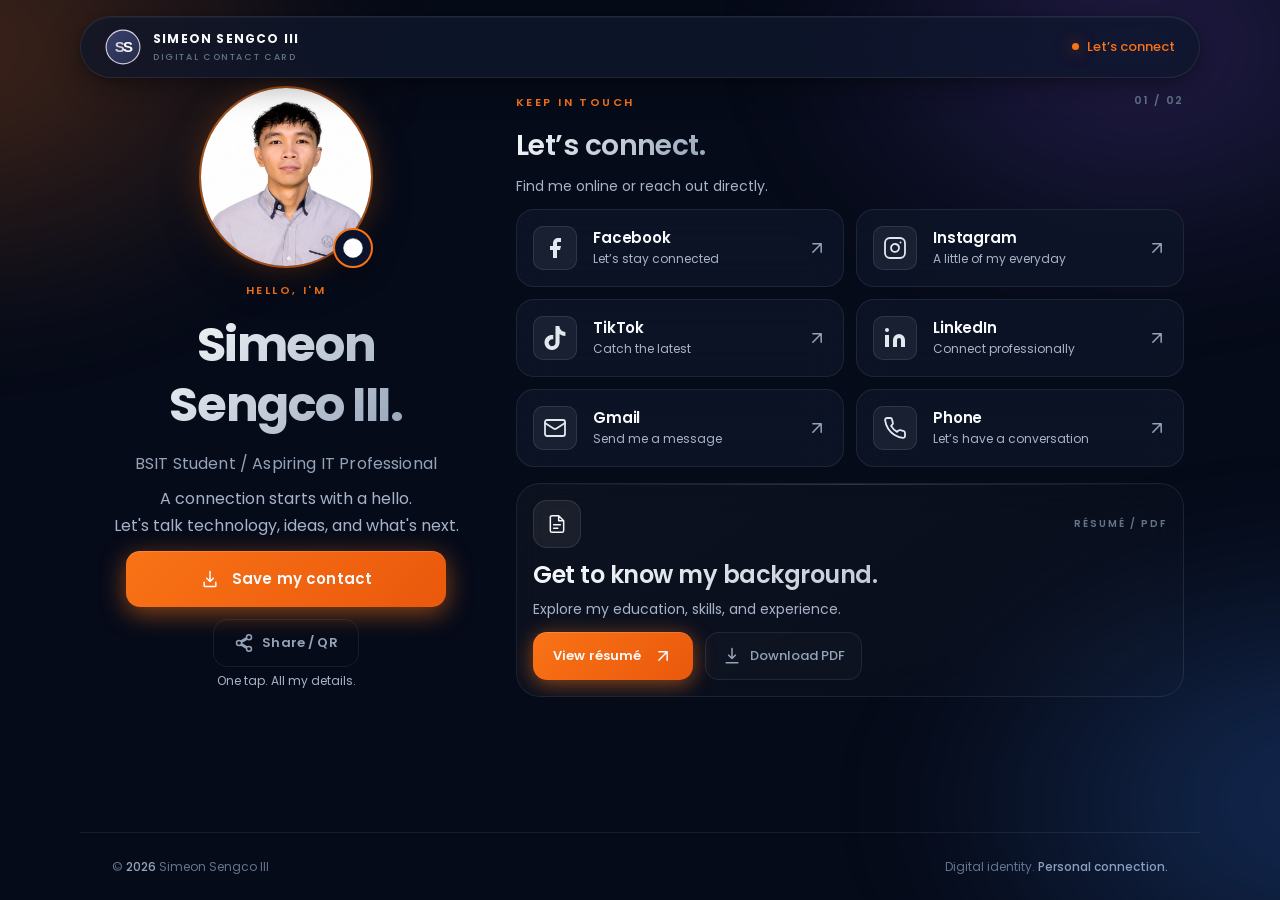
<file: index.html>
<!DOCTYPE html>
<html lang="en">
  <head>
    <meta charset="utf-8">
    <meta name="viewport" content="width=device-width, initial-scale=1, viewport-fit=cover">
    <title>Simeon Sengco III | Digital Contact Card</title>
    <meta name="description" content="Meet Simeon Sengco III, BSIT student and aspiring IT professional. Save my contact, connect with me, or explore my résumé.">
    <meta name="theme-color" content="#191e32">
    <script src="https://tapmo-website.vercel.app/tracking/track-view.js" data-tapmo-client-id="b8a1bd32-32e5-4ee9-bfbb-fa157cf47374" defer></script>
    <meta property="og:title" content="Simeon Sengco III | Digital Contact Card">
    <meta property="og:description" content="Save my contact, connect with me, and explore my résumé.">
    <meta property="og:type" content="profile">
    <link rel="icon" href="assets/ss-logo.svg" type="image/svg+xml">
    <link rel="stylesheet" href="style.css">
    <script src="script.js" defer></script>
  </head>
  <body>
    <a class="skip-link" href="#main-content">Skip to content</a>
    <div class="cursor-spotlight" aria-hidden="true"></div>

    <header class="site-header">
      <a class="brand" href="./" aria-label="Simeon Sengco III home">
        <img src="assets/ss-logo.svg" width="42" height="42" alt="">
        <span>SIMEON SENGCO III<span class="brand-caption">DIGITAL CONTACT CARD</span></span>
      </a>
      <span class="header-note"><span class="status-dot" aria-hidden="true"></span>Let’s connect</span>
    </header>

    <main id="main-content" class="page-width card-layout">
      <!-- Profile and primary contact action. -->
<section class="profile" aria-labelledby="name">
        <div class="portrait-frame">
          <img class="portrait" src="assets/profile.jpg" width="320" height="320" alt="Portrait of Simeon Sengco III in a gray collared uniform shirt" fetchpriority="high">
          <span class="portrait-badge"><img src="assets/ss-logo.svg" width="48" height="48" alt="SS monogram"></span>
        </div>
        <p class="eyebrow">HELLO, I'M</p>
        <h1 id="name">Simeon<br>Sengco <span>III.</span></h1>
        <p class="role">BSIT Student <span aria-hidden="true">/</span> Aspiring IT Professional</p>
        <p class="intro">A connection starts with a hello.<br>Let's talk technology, ideas, and what's next.</p>
        <div class="cta-group">
          <a class="button button-primary" id="save-contact" href="contact.vcf" download="Simeon-Sengco-III.vcf">
            <svg viewBox="0 0 24 24" aria-hidden="true"><path d="M12 3v12m0 0-4-4m4 4 4-4M5 16v4a1 1 0 0 0 1 1h12a1 1 0 0 0 1-1v-4"/></svg>
            Save my contact
          </a>
          <button class="button button-share" id="share-btn" aria-label="Share or show QR code">
            <svg viewBox="0 0 24 24" aria-hidden="true"><path d="M18 16.08c-.76 0-1.44.3-1.96.77L8.91 12.7c.05-.23.09-.46.09-.7s-.04-.47-.09-.7l7.05-4.11c.54.5 1.25.81 2.04.81 1.66 0 3-1.34 3-3s-1.34-3-3-3-3 1.34-3 3c0 .24.04.47.09.7L8.04 9.81C7.5 9.31 6.79 9 6 9c-1.66 0-3 1.34-3 3s1.34 3 3 3c.79 0 1.5-.31 2.04-.81l7.12 4.16c-.05.21-.08.43-.08.65 0 1.61 1.31 2.92 2.92 2.92s2.92-1.31 2.92-2.92-1.31-2.92-2.92-2.92z"/></svg>
            Share / QR
          </button>
        </div>
        <p class="contact-hint">One tap. All my details.</p>
      </section>

      <div class="details">
        <!-- Social profiles and direct contact links work without JavaScript. -->
        <section class="connect-section" aria-labelledby="connect-heading">
          <div class="section-heading">
            <div>
              <p class="eyebrow">KEEP IN TOUCH</p>
              <h2 id="connect-heading">Let’s connect.</h2>
            </div>
            <span class="section-number" aria-hidden="true">01 / 02</span>
          </div>
          <p class="section-description">Find me online or reach out directly.</p>
          <ul class="contact-links">
            <li>
              <a class="contact-link" href="https://www.facebook.com/share/1BsY6Di8kx/?mibextid=wwXIfr" data-social="Facebook" target="_blank" rel="noopener noreferrer">
                <span class="link-icon"><svg class="icon-facebook" viewBox="0 0 24 24" aria-hidden="true"><path d="M18 2h-3a5 5 0 0 0-5 5v3H7v4h3v8h4v-8h3l1-4h-4V7a1 1 0 0 1 1-1h3z"/></svg></span>
                <span class="link-text">
                  <strong>Facebook</strong>
                  <span>Let’s stay connected</span>
                </span>
                <svg class="link-arrow" viewBox="0 0 24 24" aria-hidden="true"><path d="m7 17 10-10M7 7h10v10"/></svg>
              </a>
            </li>
            <li>
              <a class="contact-link" href="https://www.instagram.com/_iamheard?rpxt=dWFkNTNvY3B2eTZp&amp;utm_source=qr" data-social="Instagram" target="_blank" rel="noopener noreferrer">
                <span class="link-icon"><svg viewBox="0 0 24 24" aria-hidden="true"><rect width="20" height="20" x="2" y="2" rx="5"/><path d="M16 11.4A4 4 0 1 1 12.6 8 4 4 0 0 1 16 11.4zM17.5 6.5h.01"/></svg></span>
                <span class="link-text">
                  <strong>Instagram</strong>
                  <span>A little of my everyday</span>
                </span>
                <svg class="link-arrow" viewBox="0 0 24 24" aria-hidden="true"><path d="m7 17 10-10M7 7h10v10"/></svg>
              </a>
            </li>
            <li>
              <a class="contact-link" href="https://www.tiktok.com/@iamheard_06?_r=1&amp;_t=ZS-9AR90Ltiokv" data-social="TikTok" target="_blank" rel="noopener noreferrer">
                <span class="link-icon"><svg class="fill" viewBox="0 0 24 24" aria-hidden="true"><path d="M12.5.02c1.31-.02 2.61-.01 3.91-.02.08 1.53.63 3.09 1.75 4.17 1.12 1.11 2.7 1.62 4.24 1.79v4.03c-1.44-.05-2.89-.35-4.2-.97-.57-.26-1.1-.59-1.62-.93-.01 2.92.01 5.84-.02 8.75-.08 1.4-.54 2.79-1.35 3.94-1.31 1.92-3.58 3.17-5.91 3.21-1.43.08-2.86-.31-4.08-1.03-2.02-1.19-3.44-3.37-3.65-5.71-.02-.5-.03-1-.01-1.49.18-1.9 1.12-3.72 2.58-4.96 1.66-1.44 3.98-2.13 6.15-1.72.02 1.48-.04 2.96-.04 4.44-.99-.32-2.15-.23-3.02.37-.63.41-1.11 1.04-1.36 1.75-.21.51-.15 1.07-.14 1.61.24 1.64 1.82 3.02 3.5 2.87 1.12-.01 2.19-.66 2.77-1.61.19-.33.4-.67.41-1.06.1-1.79.06-3.57.07-5.36.01-4.03-.01-8.05.02-12.07z"/></svg></span>
                <span class="link-text">
                  <strong>TikTok</strong>
                  <span>Catch the latest</span>
                </span>
                <svg class="link-arrow" viewBox="0 0 24 24" aria-hidden="true"><path d="m7 17 10-10M7 7h10v10"/></svg>
              </a>
            </li>
            <li>
              <a class="contact-link" href="https://www.linkedin.com/in/simeon-sengco-084750423?utm_source=share_via&amp;utm_content=profile&amp;utm_medium=member_ios" data-social="LinkedIn" target="_blank" rel="noopener noreferrer">
                <span class="link-icon"><svg class="icon-linkedin" viewBox="0 0 24 24" aria-hidden="true"><path d="M16 8a6 6 0 0 1 6 6v7h-4v-7a2 2 0 0 0-4 0v7h-4v-7a6 6 0 0 1 6-6zM2 9h4v12H2z"/><circle cx="4" cy="4" r="2"/></svg></span>
                <span class="link-text">
                  <strong>LinkedIn</strong>
                  <span>Connect professionally</span>
                </span>
                <svg class="link-arrow" viewBox="0 0 24 24" aria-hidden="true"><path d="m7 17 10-10M7 7h10v10"/></svg>
              </a>
            </li>
            <li>
              <a class="contact-link" href="mailto:sengcosimeon1106@gmail.com">
                <span class="link-icon"><svg viewBox="0 0 24 24" aria-hidden="true"><rect width="20" height="16" x="2" y="4" rx="2"/><path d="m22 7-8.97 5.7a1.94 1.94 0 0 1-2.06 0L2 7"/></svg></span>
                <span class="link-text">
                  <strong>Gmail</strong>
                  <span>Send me a message</span>
                </span>
                <svg class="link-arrow" viewBox="0 0 24 24" aria-hidden="true"><path d="m7 17 10-10M7 7h10v10"/></svg>
              </a>
            </li>
            <li>
              <a class="contact-link" href="tel:+639205600975">
                <span class="link-icon"><svg viewBox="0 0 24 24" aria-hidden="true"><path d="M22 16.9v3a2 2 0 0 1-2.2 2 19.8 19.8 0 0 1-8.6-3.1 19.5 19.5 0 0 1-6-6A19.8 19.8 0 0 1 2.1 4.2 2 2 0 0 1 4.1 2h3a2 2 0 0 1 2 1.7c.1 1 .4 1.9.7 2.8a2 2 0 0 1-.5 2.1L8.1 9.9a16 16 0 0 0 6 6l1.3-1.3a2 2 0 0 1 2.1-.4c.9.3 1.8.6 2.8.7a2 2 0 0 1 1.7 2z"/></svg></span>
                <span class="link-text">
                  <strong>Phone</strong>
                  <span>Let’s have a conversation</span>
                </span>
                <svg class="link-arrow" viewBox="0 0 24 24" aria-hidden="true"><path d="m7 17 10-10M7 7h10v10"/></svg>
              </a>
            </li>
          </ul>
        </section>

        <!-- Local résumé: preview in a new tab or download a copy. -->
        <section class="resume-card" aria-labelledby="resume-heading">
          <div class="resume-topline">
            <span class="document-icon"><svg viewBox="0 0 24 24" aria-hidden="true"><path d="M14 2H6a2 2 0 0 0-2 2v16a2 2 0 0 0 2 2h12a2 2 0 0 0 2-2V8zM14 2v6h6M8 13h8M8 17h5"/></svg></span>
            <span class="file-type">RÉSUMÉ / PDF</span>
          </div>
          <h2 id="resume-heading">Get to know my background.</h2>
          <p>Explore my education, skills, and experience.</p>
          <div class="resume-actions">
            <a class="button button-resume" href="assets/SIMEON%20SENGCO%20III%20-%20RESUME.pdf" target="_blank" rel="noopener noreferrer" aria-label="View my résumé (PDF, opens in a new tab)">
              View résumé
              <svg viewBox="0 0 24 24" aria-hidden="true"><path d="m7 17 10-10M7 7h10v10"/></svg>
            </a>
            <a class="download-link" href="assets/SIMEON%20SENGCO%20III%20-%20RESUME.pdf" download="Simeon-Sengco-III-Resume.pdf">
              <svg viewBox="0 0 24 24" aria-hidden="true"><path d="M12 3v12m0 0-4-4m4 4 4-4M5 20h14"/></svg>
              Download PDF
            </a>
          </div>
        </section>
      </div>
    </main>

    <dialog class="qr-dialog" id="qr-dialog" aria-labelledby="qr-heading">
      <div class="qr-dialog-content">
        <button class="qr-close" id="qr-close" type="button" aria-label="Close QR code">×</button>
        <p class="eyebrow">SHARE MY CARD</p>
        <h2 id="qr-heading">Scan to connect</h2>
        <p class="qr-description">Open my digital contact card on another device.</p>
        <img class="qr-code" src="design/nfc-card/qr-code.svg" alt="QR code linking to Simeon Sengco III’s digital contact card">
        <button class="button button-primary qr-copy" id="copy-link" type="button">Copy card link</button>
      </div>
    </dialog>

    <footer class="site-footer page-width">
      <p>© <span id="year">2026</span> Simeon Sengco III</p>
      <p>Digital identity. <span>Personal connection.</span></p>
    </footer>
    <p id="contact-status" class="sr-only" role="status"></p>
  </body>
</html>
</file>
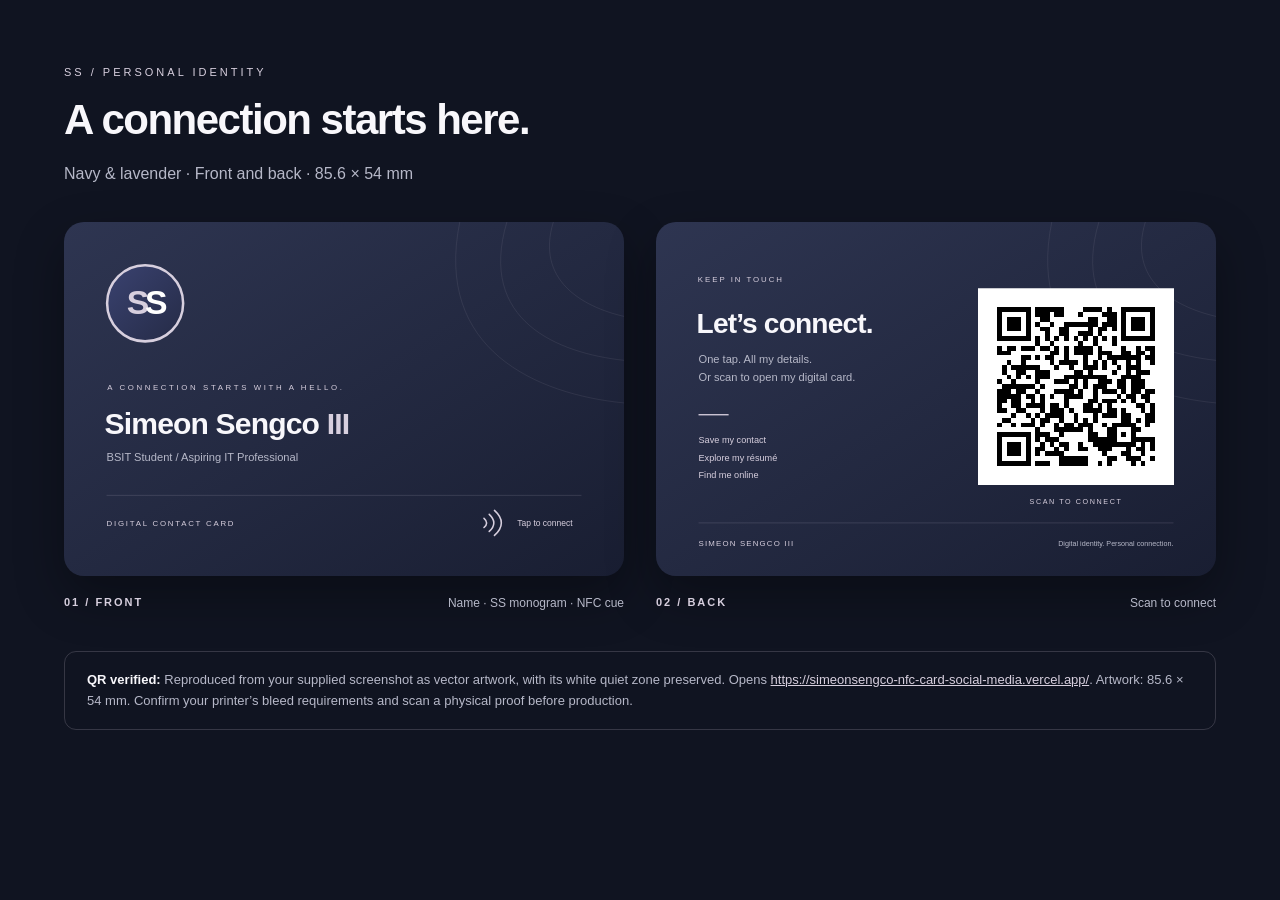
<file: design/nfc-card/preview.html>
<!doctype html>
<html lang="en"><head><meta charset="utf-8"><meta name="viewport" content="width=device-width, initial-scale=1"><title>SS — NFC Card Layout</title>
<style>
*{box-sizing:border-box}body{margin:0;background:#101421;color:#f8f7fb;font-family:Arial,sans-serif;padding:clamp(24px,5vw,72px);line-height:1.6}main{max-width:1160px;margin:auto}header{margin-bottom:36px}h1{font-size:clamp(28px,4vw,42px);letter-spacing:-1.5px;margin:4px 0 8px}header p{color:#b6b8c8;margin:0}.eyebrow{font-size:11px;letter-spacing:3px;color:#d7cfde}.cards{display:grid;grid-template-columns:repeat(2,minmax(0,1fr));gap:32px}figure{margin:0;min-width:0}img{display:block;width:100%;height:auto;border-radius:20px;box-shadow:0 20px 50px #0005}figcaption{display:flex;justify-content:space-between;gap:16px;margin-top:18px;color:#b6b8c8;font-size:12px}strong{color:#d7cfde;font-size:11px;letter-spacing:2px}.note{margin-top:38px;padding:18px 22px;border:1px solid #d7cfde30;border-radius:12px;color:#b6b8c8;font-size:13px}.note b{color:#f8f7fb}@media(max-width:850px){.cards{grid-template-columns:1fr;max-width:600px;margin:auto}}@media print{body{background:white;color:black;padding:10mm}.cards{display:block}figure{break-inside:avoid;margin-bottom:10mm}img{width:85.6mm;height:54mm;box-shadow:none;border-radius:3mm}header,.note{display:none}figcaption{justify-content:flex-start;color:black}}
</style></head><body><main><header><p class="eyebrow">SS / PERSONAL IDENTITY</p><h1>A connection starts here.</h1><p>Navy & lavender · Front and back · 85.6 × 54 mm</p></header><div class="cards"><figure><img src="front.svg" alt="NFC card front with SS logo and Simeon Sengco III’s name"><figcaption><strong>01 / FRONT</strong><span>Name · SS monogram · NFC cue</span></figcaption></figure><figure><img src="back.svg" alt="NFC card back with the supplied working QR code"><figcaption><strong>02 / BACK</strong><span>Scan to connect</span></figcaption></figure></div><p class="note"><b>QR verified:</b> Reproduced from your supplied screenshot as vector artwork, with its white quiet zone preserved. Opens <a style="color:#d7cfde" href="https://simeonsengco-nfc-card-social-media.vercel.app/">https://simeonsengco-nfc-card-social-media.vercel.app/</a>. Artwork: 85.6 × 54 mm. Confirm your printer’s bleed requirements and scan a physical proof before production.</p></main></body></html>
</file>
<file: style.css>
@import url('https://fonts.googleapis.com/css2?family=Poppins:wght@400;500;600;700&display=swap');

:root {
  --bg-deep: #060B19;
  --bg-mid: #0B132B;
  --bg-card: rgba(15, 23, 42, 0.72);
  --bg-card-hover: rgba(20, 30, 55, 0.84);
  --border-glass: rgba(255, 255, 255, 0.08);
  --border-glow: rgba(249, 115, 22, 0.4);
  --text-primary: #F8FAFC;
  --text-secondary: #94A3B8;
  --text-muted: #64748B;
  --accent-orange: #F97316;
  --accent-orange-hover: #FB923C;
  --accent-orange-glow: rgba(249, 115, 22, 0.55);
  --accent-gradient: linear-gradient(135deg, #F97316 0%, #EA580C 100%);
  --avatar-gradient: conic-gradient(from 0deg, #F97316, #FB923C, #FED7AA, #F97316);
  --radial-orb-1: radial-gradient(ellipse 620px 430px at 12% 18%, rgba(249, 115, 22, 0.26) 0%, transparent 66%);
  --radial-orb-2: radial-gradient(ellipse 660px 440px at 88% 78%, rgba(59, 130, 246, 0.28) 0%, transparent 64%);
  --radial-orb-3: radial-gradient(ellipse 560px 380px at 78% 18%, rgba(139, 92, 246, 0.22) 0%, transparent 65%);
  --ease-spring: cubic-bezier(0.34, 1.56, 0.64, 1);
  --ease-out: cubic-bezier(0.16, 1, 0.3, 1);
  --ease-in-out: cubic-bezier(0.4, 0, 0.2, 1);
  --duration-fast: 200ms;
  --duration-base: 400ms;
  --duration-slow: 700ms;
  --duration-entrance: 900ms;
  --radius-sm: 10px;
  --radius-md: 14px;
  --radius-lg: 18px;
  --radius-xl: 24px;
  --radius-full: 9999px;
  --container-max: 1120px;
  --header-h: 72px;
  --space-1: 4px;
  --space-2: 8px;
  --space-3: 12px;
  --space-4: 16px;
  --space-5: 20px;
  --space-6: 24px;
  --space-8: 32px;
  --space-10: 40px;
  --space-12: 48px;
  --space-16: 64px;
}

*, *::before, *::after { box-sizing: border-box; }
p { margin: 0; }

@media (prefers-reduced-motion: reduce) {
  *, *::before, *::after {
    animation-duration: 0.01ms !important;
    animation-iteration-count: 1 !important;
    transition-duration: 0.01ms !important;
    scroll-behavior: auto !important;
  }
}

html {
  -webkit-text-size-adjust: 100%;
  scroll-behavior: smooth;
}

body {
  margin: 0;
  min-width: 320px;
  min-height: 100vh;
  min-height: 100svh;
  display: flex;
  flex-direction: column;
  padding: env(safe-area-inset-top) env(safe-area-inset-right) env(safe-area-inset-bottom) env(safe-area-inset-left);
  background: var(--bg-deep);
  color: var(--text-primary);
  font-family: 'Poppins', -apple-system, BlinkMacSystemFont, sans-serif;
  line-height: 1.6;
  -webkit-font-smoothing: antialiased;
  text-rendering: optimizeLegibility;
  overflow-x: hidden;
  position: relative;
}

body::before {
  content: '';
  position: fixed;
  inset: -20%;
  background: var(--radial-orb-1), var(--radial-orb-2), var(--radial-orb-3);
  filter: blur(56px);
  pointer-events: none;
  z-index: 0;
  animation: ambientDrift 20s ease-in-out infinite alternate;
}

@keyframes ambientDrift {
  0% { transform: translate(0, 0) scale(1); opacity: 0.8; }
  25% { transform: translate(-2%, 3%) scale(1.02); opacity: 1; }
  50% { transform: translate(3%, -2%) scale(0.98); opacity: 0.9; }
  75% { transform: translate(-1%, -3%) scale(1.01); opacity: 1; }
  100% { transform: translate(0, 0) scale(1); opacity: 0.8; }
}

.cursor-spotlight {
  position: fixed;
  top: 0; left: 0;
  width: 400px; height: 400px;
  border-radius: 50%;
  background: radial-gradient(circle at center, rgba(249, 115, 22, 0.12) 0%, transparent 70%);
  pointer-events: none;
  transform: translate(-50%, -50%);
  opacity: 0;
  transition: opacity 300ms var(--ease-out);
  z-index: 1;
}

.cursor-spotlight.active { opacity: 1; }

.skip-link {
  position: fixed;
  top: var(--space-4);
  left: var(--space-4);
  z-index: 1000;
  padding: var(--space-3) var(--space-5);
  border-radius: var(--radius-md);
  background: var(--accent-gradient);
  color: var(--text-primary);
  font-size: 14px;
  font-weight: 600;
  transform: translateY(-150%);
  transition: transform var(--duration-base) var(--ease-spring);
}

.skip-link:focus { transform: translateY(0); }

.site-header {
  position: fixed;
  top: var(--space-4);
  left: 50%;
  transform: translateX(-50%) translateY(-120%);
  width: min(var(--container-max), calc(100% - var(--space-8)));
  display: flex;
  align-items: center;
  justify-content: space-between;
  gap: var(--space-5);
  padding: var(--space-3) var(--space-6);
  border: 1px solid var(--border-glass);
  border-radius: var(--radius-full);
  background: rgba(15, 23, 42, 0.8);
  backdrop-filter: blur(24px) saturate(180%);
  -webkit-backdrop-filter: blur(24px) saturate(180%);
  box-shadow: 0 8px 32px rgba(0, 0, 0, 0.35), 0 2px 8px rgba(0, 0, 0, 0.2), inset 0 1px 0 rgba(255, 255, 255, 0.05);
  z-index: 100;
  opacity: 0;
  transition: transform var(--duration-entrance) var(--ease-spring), opacity var(--duration-entrance) var(--ease-out);
}

.site-header.entrance-complete {
  transform: translateX(-50%) translateY(0);
  opacity: 1;
}

.brand {
  display: inline-flex;
  align-items: center;
  gap: var(--space-3);
  font-size: 12px;
  font-weight: 700;
  letter-spacing: 0.1em;
  text-transform: uppercase;
  color: var(--text-primary);
  text-decoration: none;
}

.brand img { width: 36px; height: 36px; flex-shrink: 0; }

.brand-caption {
  display: block;
  margin-top: 2px;
  color: var(--text-muted);
  font-size: 9px;
  font-weight: 500;
  letter-spacing: 0.18em;
}

.header-note {
  display: inline-flex;
  align-items: center;
  gap: var(--space-2);
  color: var(--accent-orange);
  font-size: 13px;
  font-weight: 500;
}

.status-dot {
  width: 7px; height: 7px; border-radius: 50%;
  background: var(--accent-orange);
  box-shadow: 0 0 16px var(--accent-orange-glow), 0 0 32px rgba(249, 115, 22, 0.25);
  animation: pulse 2.8s ease-in-out infinite;
}

@keyframes pulse {
  0%, 100% { opacity: 1; transform: scale(1); box-shadow: 0 0 16px var(--accent-orange-glow), 0 0 32px rgba(249, 115, 22, 0.25); }
  50% { opacity: 0.6; transform: scale(0.88); box-shadow: 0 0 8px var(--accent-orange-glow), 0 0 16px rgba(249, 115, 22, 0.15); }
}

main {
  flex: 1;
  display: grid;
  place-items: start center;
  padding-top: calc(var(--header-h) + var(--space-4));
  padding-bottom: var(--space-6);
  position: relative;
  z-index: 2;
}

.page-width {
  width: min(var(--container-max), calc(100% - var(--space-8)));
  margin-inline: auto;
}

.card-layout {
  display: grid;
  grid-template-columns: minmax(0, 380px) minmax(0, 1fr);
  align-items: start;
  gap: var(--space-10);
  width: 100%;
  max-width: var(--container-max);
  padding-inline: var(--space-4);
}

.profile {
  min-width: 0;
  display: flex;
  flex-direction: column;
  align-items: center;
  text-align: center;
}

.portrait-frame {
  position: relative;
  width: clamp(180px, 35vw, 220px);
  aspect-ratio: 1;
  margin: 0 auto var(--space-6);
  border-radius: 50%;
  box-shadow:
    0 0 0 2px rgba(249, 115, 22, 0.6),
    0 0 30px rgba(249, 115, 22, 0.3),
    0 12px 40px rgba(0, 0, 0, 0.35),
    inset 0 0 0 1px rgba(255, 255, 255, 0.05);
  opacity: 0;
  transform: scale(0.88);
  transition: transform var(--duration-entrance) var(--ease-spring), opacity var(--duration-entrance) var(--ease-out);
}

.portrait-frame.entrance-complete {
  opacity: 1;
  transform: scale(1);
}

.portrait {
  width: 100%; height: 100%;
  border-radius: 50%;
  object-fit: cover;
   object-position: 50% 50%;
  background: var(--bg-mid);
  transition: transform 600ms var(--ease-out);
}

.portrait-frame:hover .portrait { transform: scale(1.025); }

.portrait-badge {
  position: absolute;
  right: -2px;
  bottom: -2px;
  width: 40px; height: 40px;
  padding: 0;
  background: var(--bg-mid);
  border: 2px solid var(--accent-orange);
  border-radius: 50%;
  display: flex;
  align-items: center;
  justify-content: center;
  box-shadow: 0 8px 24px rgba(0, 0, 0, 0.3);
  animation: floatBadge 4.5s ease-in-out infinite;
}

.portrait-badge img {
  width: 20px; height: 20px;
  filter: brightness(0) invert(1);
}

@keyframes floatBadge {
  0%, 100% { transform: translateY(0) rotate(0deg); }
  50% { transform: translateY(-6px) rotate(2deg); }
}

.eyebrow {
  display: inline-block;
  color: var(--accent-orange);
  font-size: 11px;
  font-weight: 600;
  letter-spacing: 0.22em;
  text-transform: uppercase;
  margin-bottom: var(--space-4);
  opacity: 0;
  transform: translateY(16px);
  transition: opacity var(--duration-entrance) var(--ease-out), transform var(--duration-entrance) var(--ease-spring);
  transition-delay: 120ms;
}

.eyebrow.entrance-complete { opacity: 1; transform: translateY(0); }

h1 {
  font-size: clamp(2.5rem, 5vw, 3.6rem);
  line-height: 1.25;
  font-weight: 700;
  letter-spacing: -0.03em;
  max-width: 680px;
  background: linear-gradient(135deg, var(--text-primary) 0%, var(--text-secondary) 100%);
  -webkit-background-clip: text;
  background-clip: text;
  color: transparent;
  text-wrap: balance;
  margin: 0;
  padding-bottom: 0.14em;
  overflow: visible;
  opacity: 0;
  transform: translateY(20px);
  transition: opacity var(--duration-entrance) var(--ease-out), transform var(--duration-entrance) var(--ease-spring);
  transition-delay: 180ms;
}

h1.entrance-complete { opacity: 1; transform: translateY(0); }

h1 span { color: inherit; }

.role {
  margin-top: var(--space-3);
  color: var(--text-secondary);
  font-size: clamp(14px, 2.2vw, 16px);
  line-height: 1.7;
  font-weight: 400;
  letter-spacing: 0.01em;
  max-width: 520px;
  opacity: 0;
  transform: translateY(16px);
  transition: opacity var(--duration-entrance) var(--ease-out), transform var(--duration-entrance) var(--ease-spring);
  transition-delay: 240ms;
}

.role.entrance-complete { opacity: 1; transform: translateY(0); }

.role strong { color: var(--accent-orange); font-weight: 600; }

.intro {
  margin-top: var(--space-3);
  color: var(--text-muted);
  font-size: clamp(14px, 2vw, 16px);
  line-height: 1.7;
  font-weight: 400;
  max-width: 520px;
  opacity: 0;
  transform: translateY(16px);
  transition: opacity var(--duration-entrance) var(--ease-out), transform var(--duration-entrance) var(--ease-spring);
  transition-delay: 300ms;
}

.intro.entrance-complete { opacity: 1; transform: translateY(0); }

.button {
  display: inline-flex;
  align-items: center;
  justify-content: center;
  gap: var(--space-3);
  min-height: 56px;
  padding: var(--space-3) var(--space-7);
  border: none;
  border-radius: var(--radius-md);
  font-family: 'Poppins', sans-serif;
  font-size: 15px;
  font-weight: 600;
  letter-spacing: 0.01em;
  text-wrap: nowrap;
  cursor: pointer;
  transition: transform var(--duration-fast) var(--ease-spring), box-shadow var(--duration-fast) var(--ease-out), background var(--duration-fast) var(--ease-out);
}

.button-primary {
  width: 100%;
  max-width: 320px;
  margin-top: var(--space-5);
  background: var(--accent-gradient);
  color: var(--text-primary);
  box-shadow: 0 6px 24px var(--accent-orange-glow), 0 2px 8px rgba(0, 0, 0, 0.2), inset 0 1px 0 rgba(255, 255, 255, 0.15);
  position: relative;
  overflow: hidden;
  opacity: 0;
  transform: translateY(20px);
  transition: transform var(--duration-entrance) var(--ease-spring), opacity var(--duration-entrance) var(--ease-out), box-shadow var(--duration-fast) var(--ease-out), background var(--duration-fast) var(--ease-out);
  transition-delay: 360ms;
}

.button-primary.entrance-complete { opacity: 1; transform: translateY(0); }

.button-primary::before {
  content: '';
  position: absolute;
  inset: 0;
  background: linear-gradient(90deg, transparent 0%, rgba(255, 255, 255, 0.25) 50%, transparent 100%);
  transform: translateX(-150%);
  animation: shimmer 3s ease-in-out infinite;
}

@keyframes shimmer {
  0% { transform: translateX(-150%); }
  50% { transform: translateX(150%); }
  100% { transform: translateX(150%); }
}

@media (hover: hover) {
  .button-primary:hover {
    transform: translateY(-3px);
    box-shadow: 0 16px 48px var(--accent-orange-glow), 0 6px 16px rgba(0, 0, 0, 0.25), inset 0 1px 0 rgba(255, 255, 255, 0.2);
  }
  .button-primary:active { transform: scale(0.96) translateY(0); }
}

.button-primary:focus-visible {
  outline: 3px solid var(--accent-orange);
  outline-offset: 4px;
}

.button-share {
  min-height: 48px;
  padding: var(--space-2) var(--space-5);
  background: transparent;
  color: var(--text-secondary);
  border: 1px solid var(--border-glass);
  font-size: 13px;
  gap: var(--space-2);
  opacity: 0;
  transform: translateY(16px);
  transition: opacity var(--duration-entrance) var(--ease-out), transform var(--duration-entrance) var(--ease-spring), color var(--duration-fast) var(--ease-out), border-color var(--duration-fast) var(--ease-out), background var(--duration-fast) var(--ease-out);
  transition-delay: 420ms;
}

.button-share.entrance-complete { opacity: 1; transform: translateY(0); }

@media (hover: hover) {
  .button-share:hover {
    color: var(--accent-orange);
    border-color: var(--accent-orange);
    background: rgba(249, 115, 22, 0.1);
  }
}

.button-share:active { transform: scale(0.97); }

.button-share:focus-visible {
  outline: 2px solid var(--accent-orange);
  outline-offset: 3px;
}

.cta-group {
  display: flex;
  flex-direction: column;
  gap: var(--space-3);
  width: 100%;
  align-items: center;
}

.contact-hint {
  margin-top: var(--space-2);
  color: var(--text-muted);
  font-size: 12px;
  font-weight: 400;
  opacity: 0;
  transition: opacity 600ms ease 600ms;
}

.contact-hint.entrance-complete { opacity: 1; }

.toast {
  position: fixed;
  bottom: var(--space-8);
  left: 50%;
  transform: translateX(-50%) translateY(100px) scale(0.9);
  padding: var(--space-3) var(--space-6);
  border-radius: var(--radius-md);
  background: var(--bg-card);
  border: 1px solid var(--border-glass);
  backdrop-filter: blur(16px);
  -webkit-backdrop-filter: blur(16px);
  color: var(--text-primary);
  font-size: 14px;
  font-weight: 500;
  display: flex;
  align-items: center;
  gap: var(--space-3);
  box-shadow: 0 16px 48px rgba(0, 0, 0, 0.4);
  opacity: 0;
  transition: transform var(--duration-base) var(--ease-spring), opacity var(--duration-base) var(--ease-out);
  z-index: 200;
}

.toast.show {
  opacity: 1;
  transform: translateX(-50%) translateY(0) scale(1);
}

.toast svg { width: 20px; height: 20px; color: var(--accent-orange); flex-shrink: 0; }

.details { min-width: 0; width: 100%; }

.section-heading {
  display: flex;
  align-items: flex-start;
  justify-content: space-between;
  gap: var(--space-6);
  margin-bottom: var(--space-1);
  opacity: 0;
  transform: translateY(16px);
  transition: opacity var(--duration-entrance) var(--ease-out), transform var(--duration-entrance) var(--ease-spring);
  transition-delay: 480ms;
}

.section-heading.entrance-complete { opacity: 1; transform: translateY(0); }

h2 {
  font-size: clamp(22px, 3vw, 28px);
  line-height: 1.25;
  font-weight: 600;
  letter-spacing: -0.02em;
  background: linear-gradient(135deg, var(--text-primary) 0%, var(--text-secondary) 100%);
  -webkit-background-clip: text;
  background-clip: text;
  color: transparent;
}

.section-number {
  flex-shrink: 0;
  color: var(--text-muted);
  font-size: 11px;
  font-weight: 600;
  letter-spacing: 0.15em;
  text-transform: uppercase;
  margin-top: 4px;
}

.section-description {
  margin-top: var(--space-3);
  color: var(--text-muted);
  font-size: 14px;
  line-height: 1.6;
  font-weight: 400;
  max-width: 480px;
  opacity: 0;
  transform: translateY(12px);
  transition: opacity var(--duration-entrance) var(--ease-out), transform var(--duration-entrance) var(--ease-spring);
  transition-delay: 540ms;
}

.section-description.entrance-complete { opacity: 1; transform: translateY(0); }

.contact-links {
  display: grid;
  grid-template-columns: repeat(2, minmax(0, 1fr));
  gap: var(--space-4);
  margin-top: var(--space-4);
  padding: 0;
  list-style: none;
}

.contact-link {
  position: relative;
  display: flex;
  align-items: center;
  gap: var(--space-4);
  height: 100%;
  min-height: 92px;
  padding: var(--space-4) var(--space-5);
  border: 1px solid var(--border-glass);
  border-radius: var(--radius-lg);
  background: var(--bg-card);
  backdrop-filter: blur(16px);
  -webkit-backdrop-filter: blur(16px);
  transition: transform 400ms var(--ease-spring), border-color 400ms var(--ease-out), box-shadow 400ms var(--ease-out), background 400ms var(--ease-out);
  overflow: hidden;
  transform-style: preserve-3d;
  perspective: 1000px;
  opacity: 0;
  transform: translateY(24px) scale(0.96);
  transition: opacity var(--duration-entrance) var(--ease-out), transform var(--duration-entrance) var(--ease-spring), border-color 400ms var(--ease-out), box-shadow 400ms var(--ease-out), background 400ms var(--ease-out);
}

.contact-link:nth-child(1) { transition-delay: 600ms; }
.contact-link:nth-child(2) { transition-delay: 660ms; }
.contact-link:nth-child(3) { transition-delay: 720ms; }
.contact-link:nth-child(4) { transition-delay: 780ms; }
.contact-link:nth-child(5) { transition-delay: 840ms; }
.contact-link:nth-child(6) { transition-delay: 900ms; }

.contact-link.entrance-complete { opacity: 1; transform: translateY(0) scale(1); }

.contact-link::before {
  content: '';
  position: absolute;
  inset: 0;
  background: linear-gradient(135deg, rgba(249, 115, 22, 0.08) 0%, transparent 60%);
  opacity: 0;
  transition: opacity 400ms var(--ease-out);
}

.contact-link::after {
  content: '';
  position: absolute;
  inset: 0;
  border-radius: var(--radius-lg);
  border: 1px solid transparent;
  transition: border-color 300ms var(--ease-out);
}

@media (hover: hover) {
  .contact-link:hover {
    transform: translateY(-8px) scale(1.015);
    border-color: var(--accent-orange);
    box-shadow: 0 28px 64px rgba(0, 0, 0, 0.45), 0 8px 24px rgba(0, 0, 0, 0.3), inset 0 1px 0 rgba(255, 255, 255, 0.04);
    background: var(--bg-card-hover);
    z-index: 10;
  }
  .contact-link:hover::before { opacity: 1; }
  .contact-link:hover::after { border-color: var(--accent-orange); box-shadow: 0 0 32px var(--accent-orange-glow); }
}

.link-icon {
  display: grid;
  place-items: center;
  flex-shrink: 0;
  width: 44px;
  height: 44px;
  color: var(--text-primary);
  background: rgba(255, 255, 255, 0.06);
  border: 1px solid rgba(255, 255, 255, 0.1);
  border-radius: var(--radius-sm);
  transition: transform 300ms var(--ease-spring), border-color 300ms var(--ease-out), background 300ms var(--ease-out), color 300ms var(--ease-out), box-shadow 300ms var(--ease-out);
}

@media (hover: hover) {
  .contact-link:hover .link-icon {
    transform: scale(1.12);
    border-color: var(--accent-orange);
    background: rgba(249, 115, 22, 0.15);
    color: var(--accent-orange);
    box-shadow: 0 0 24px var(--accent-orange-glow);
  }
}

.link-text {
  display: flex;
  flex-direction: column;
  min-width: 0;
  flex: 1;
}

.link-text strong {
  font-size: 15px;
  line-height: 1.3;
  font-weight: 600;
  letter-spacing: -0.01em;
  color: var(--text-primary);
  transition: color 300ms var(--ease-out);
}

.link-text > span {
  margin-top: 2px;
  color: var(--text-muted);
  font-size: 12px;
  line-height: 1.5;
  font-weight: 400;
}

.link-arrow {
  width: 20px;
  height: 20px;
  margin-left: auto;
  color: var(--text-secondary);
  opacity: 1;
  transform: translate(0, 0);
  transition: transform 300ms var(--ease-spring), color 300ms var(--ease-out), opacity 300ms var(--ease-out);
  flex-shrink: 0;
}

@media (hover: hover) {
  .contact-link:hover .link-arrow {
    transform: translate(6px, -6px);
    color: var(--accent-orange);
    opacity: 1;
  }
}

.contact-link:focus-visible {
  outline: 2px solid var(--accent-orange);
  outline-offset: 3px;
}

.resume-card {
  position: relative;
  margin-top: var(--space-4);
  padding: var(--space-5);
  border: 1px solid var(--border-glass);
  border-radius: var(--radius-xl);
  background: linear-gradient(145deg, rgba(255, 255, 255, 0.03) 0%, rgba(255, 255, 255, 0.01) 100%);
  backdrop-filter: blur(16px);
  -webkit-backdrop-filter: blur(16px);
  overflow: hidden;
  opacity: 0;
  transform: translateY(24px);
  transition: opacity var(--duration-entrance) var(--ease-out), transform var(--duration-entrance) var(--ease-spring);
  transition-delay: 960ms;
}

.resume-card.entrance-complete { opacity: 1; transform: translateY(0); }

.resume-card::before {
  content: '';
  position: absolute;
  top: 0; left: 0; right: 0; height: 1px;
  background: linear-gradient(90deg, transparent, rgba(255, 255, 255, 0.15), transparent);
}

.resume-topline {
  display: flex;
  align-items: center;
  justify-content: space-between;
  gap: var(--space-4);
  margin-bottom: var(--space-5);
}

.document-icon {
  display: grid;
  place-items: center;
  width: 48px;
  height: 48px;
  border: 1px solid rgba(255, 255, 255, 0.1);
  border-radius: var(--radius-md);
  color: var(--text-primary);
  background: rgba(255, 255, 255, 0.06);
  transition: transform 300ms var(--ease-spring), box-shadow 300ms var(--ease-out);
}

@media (hover: hover) {
  .resume-card:hover .document-icon {
    transform: scale(1.05) rotate(-3deg);
    box-shadow: 0 0 24px var(--accent-orange-glow);
  }
}

.file-type {
  color: var(--text-muted);
  font-size: 10px;
  font-weight: 600;
  letter-spacing: 0.2em;
  text-transform: uppercase;
}

.resume-card h2 { font-size: clamp(20px, 2.5vw, 24px); }

.resume-card > p {
  margin-top: var(--space-3);
  color: var(--text-muted);
  font-size: 14px;
  line-height: 1.6;
  font-weight: 400;
}

.resume-actions {
  display: flex;
  align-items: center;
  flex-wrap: wrap;
  gap: var(--space-3);
  margin-top: var(--space-5);
}

.button-resume {
  min-height: 48px;
  padding: var(--space-2) var(--space-5);
  background: var(--accent-gradient);
  color: var(--text-primary);
  font-size: 13px;
  font-weight: 600;
  box-shadow: 0 4px 20px var(--accent-orange-glow), inset 0 1px 0 rgba(255, 255, 255, 0.15);
  transition: transform var(--duration-fast) var(--ease-spring), box-shadow var(--duration-fast) var(--ease-out);
}

@media (hover: hover) {
  .button-resume:hover {
    transform: translateY(-2px);
    box-shadow: 0 10px 32px var(--accent-orange-glow), inset 0 1px 0 rgba(255, 255, 255, 0.2);
  }
  .button-resume:active { transform: scale(0.98); }
}

.button-resume svg, .download-link svg { width: 16px; height: 16px; }

.download-link {
  display: inline-flex;
  align-items: center;
  justify-content: center;
  gap: var(--space-2);
  min-height: 48px;
  padding: 0 var(--space-4);
  color: var(--text-secondary);
  font-size: 13px;
  font-weight: 500;
  border: 1px solid var(--border-glass);
  border-radius: var(--radius-md);
  background: rgba(255, 255, 255, 0.02);
  transition: color var(--duration-fast) var(--ease-out), border-color var(--duration-fast) var(--ease-out), background var(--duration-fast) var(--ease-out);
}

@media (hover: hover) {
  .download-link:hover {
    color: var(--accent-orange);
    border-color: var(--accent-orange);
    background: rgba(249, 115, 22, 0.1);
  }
}

.site-footer {
  display: flex;
  justify-content: space-between;
  flex-wrap: wrap;
  gap: var(--space-3) var(--space-6);
  padding: var(--space-6) var(--space-8);
  margin-top: var(--space-10);
  border-top: 1px solid var(--border-glass);
  color: var(--text-muted);
  font-size: 12px;
  font-weight: 400;
}

.site-footer span { color: var(--text-secondary); font-weight: 500; }

.sr-only {
  position: absolute;
  width: 1px; height: 1px;
  overflow: hidden;
  clip-path: inset(50%);
  white-space: nowrap;
}

@media (max-width: 1024px) {
  .card-layout {
    grid-template-columns: 1fr;
    gap: var(--space-10);
    padding-inline: var(--space-4);
  }
  .profile { text-align: center; }
  .portrait-frame { width: clamp(160px, 30vw, 200px); margin-inline: auto; margin-bottom: var(--space-6); }
  .portrait-badge { right: -2px; bottom: -2px; width: 40px; height: 40px; }
  h1 { max-width: none; }
  .role, .intro { max-width: none; }
  .button-primary { max-width: 100%; }
  .cta-group { width: 100%; }
  .section-heading { justify-content: center; text-align: center; }
  .contact-links { grid-template-columns: repeat(2, 1fr); }
  .resume-actions { justify-content: center; }
  .site-footer { justify-content: center; text-align: center; }
}

@media (max-width: 768px) {
  .site-header { width: calc(100% - var(--space-6)); top: var(--space-3); padding: var(--space-2) var(--space-4); }
  .header-note { display: none; }
  main { padding-top: calc(var(--header-h) + var(--space-4)); }
  .portrait-frame { width: clamp(150px, 38vw, 180px); }
  h1 { font-size: clamp(2.2rem, 7vw, 3rem); }
  .contact-links { grid-template-columns: 1fr; gap: var(--space-3); }
  .contact-link { min-height: 80px; padding: var(--space-3) var(--space-4); }
  .link-text strong { font-size: 14px; }
  .link-text > span { font-size: 12px; }
  .resume-card { padding: var(--space-5); }
  .resume-actions { flex-direction: column; width: 100%; }
  .button-resume, .download-link { width: 100%; }
  .site-footer { flex-direction: column; gap: var(--space-2); padding: var(--space-5); }
}

@media (max-width: 480px) {
  .portrait-frame { width: 140px; }
  .cta-group { gap: var(--space-2); }
  .button-primary { padding: var(--space-3) var(--space-5); font-size: 14px; }
  .button-share { padding: var(--space-2) var(--space-4); font-size: 12px; }
  .resume-card { padding: var(--space-4); }
}

/* Keep controls readable and predictable across browsers. */
a { color: inherit; text-decoration: none; }
button { color: inherit; }
button:focus-visible, a:focus-visible {
  outline: 2px solid var(--accent-orange);
  outline-offset: 3px;
}
.button svg, .download-link svg, .document-icon svg, .link-arrow {
  width: 20px;
  height: 20px;
  fill: none;
  stroke: currentColor;
  stroke-width: 1.8;
  stroke-linecap: round;
  stroke-linejoin: round;
  flex-shrink: 0;
}
.link-icon svg {
  width: 24px;
  height: 24px;
  fill: none;
  stroke: currentColor;
  stroke-width: 1.8;
  stroke-linecap: round;
  stroke-linejoin: round;
}
.link-icon .icon-facebook, .link-icon .icon-linkedin, .link-icon .fill {
  fill: currentColor;
  stroke: none;
}
.link-icon { color: #E2E8F0; }
.link-text > span, .section-description, .resume-card > p, .intro, .contact-hint {
  color: #A7B3C8;
}
.contact-link { color: var(--text-primary); }
.contact-link:hover { color: var(--text-primary); }
.button-primary, .button-resume, .button-share, .download-link { text-decoration: none; }
.cursor-spotlight { display: none; }
.portrait-badge { animation: none; }
.button-primary::before { animation: none; }
.site-header, .portrait-frame, .eyebrow, h1, .role, .intro,
.button-primary, .button-share, .contact-hint, .section-heading,
.section-description, .contact-link, .resume-card {
  opacity: 1 !important;
  transform: none !important;
  transition-delay: 0ms !important;
}
.site-header { transform: translateX(-50%) !important; }
h2 { margin: 0; }
.eyebrow { margin-top: 0; }

.qr-dialog {
  width: min(92vw, 390px);
  padding: 0;
  color: var(--text-primary);
  border: 1px solid rgba(255, 255, 255, 0.12);
  border-radius: var(--radius-xl);
  background: #10182b;
  box-shadow: 0 24px 80px rgba(0, 0, 0, 0.55);
}
.qr-dialog::backdrop { background: rgba(3, 7, 18, 0.78); backdrop-filter: blur(6px); }
.qr-dialog-content { position: relative; padding: 32px; text-align: center; }
.qr-dialog .eyebrow { margin: 0 0 8px; font-size: 10px; }
.qr-dialog h2 { margin: 0; font-size: 25px; }
.qr-description { margin: 8px 0 20px; color: #A7B3C8; font-size: 14px; }
.qr-code {
  display: block;
  width: min(100%, 250px);
  aspect-ratio: 1;
  margin: 0 auto 20px;
  padding: 12px;
  border-radius: 16px;
  background: #fff;
}
.qr-copy { max-width: none; margin: 0; }
.qr-close {
  position: absolute;
  top: 12px;
  right: 14px;
  width: 40px;
  height: 40px;
  border: 0;
  border-radius: 50%;
  background: rgba(255, 255, 255, 0.08);
  font-size: 28px;
  line-height: 1;
  cursor: pointer;
}
.qr-close:hover { background: rgba(255, 255, 255, 0.14); }

@media (max-width: 600px) {
  .card-layout { padding-inline: var(--space-5); }
  .site-header { border-radius: var(--radius-lg); }
  .section-number { display: none; }
  .button-primary { box-shadow: 0 5px 18px rgba(249, 115, 22, 0.28); }
  .qr-dialog-content { padding: 28px 22px 22px; }
}

@media (min-width: 1025px) and (max-height: 900px) {
  .portrait-frame { width: 170px; margin-bottom: var(--space-4); }
  h1 { font-size: clamp(2.2rem, 4.2vw, 3rem); }
  .role, .intro { margin-top: var(--space-2); }
  .button-primary { margin-top: var(--space-3); }
  .contact-hint { margin-top: var(--space-1); }
  .contact-links { gap: var(--space-3); margin-top: var(--space-3); }
  .contact-link { min-height: 78px; padding: var(--space-3) var(--space-4); }
  .resume-card { margin-top: var(--space-3); padding: var(--space-4); }
  .resume-topline { margin-bottom: var(--space-3); }
  .resume-card > p { margin-top: var(--space-2); }
  .resume-actions { margin-top: var(--space-3); }
}

@media (prefers-reduced-motion: reduce) {
  *, *::before, *::after { animation: none !important; scroll-behavior: auto !important; }
}
</file>
